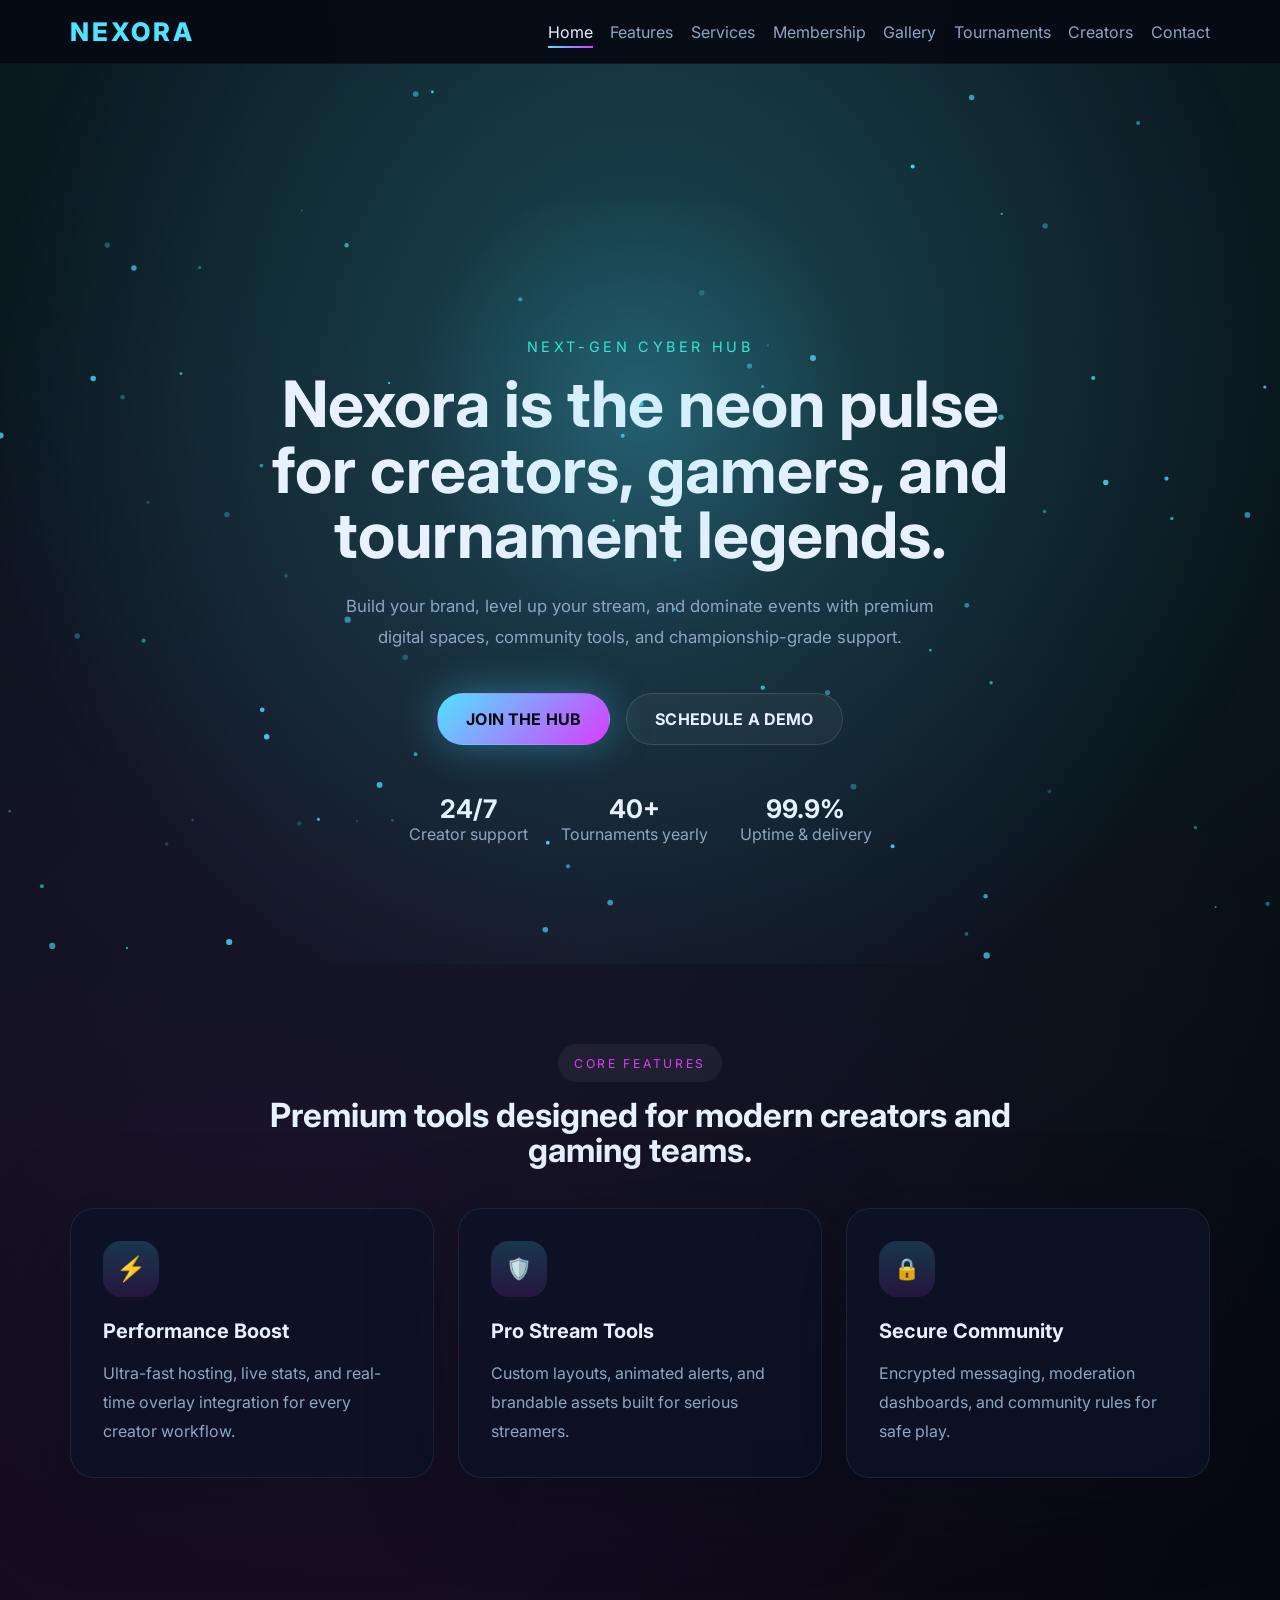
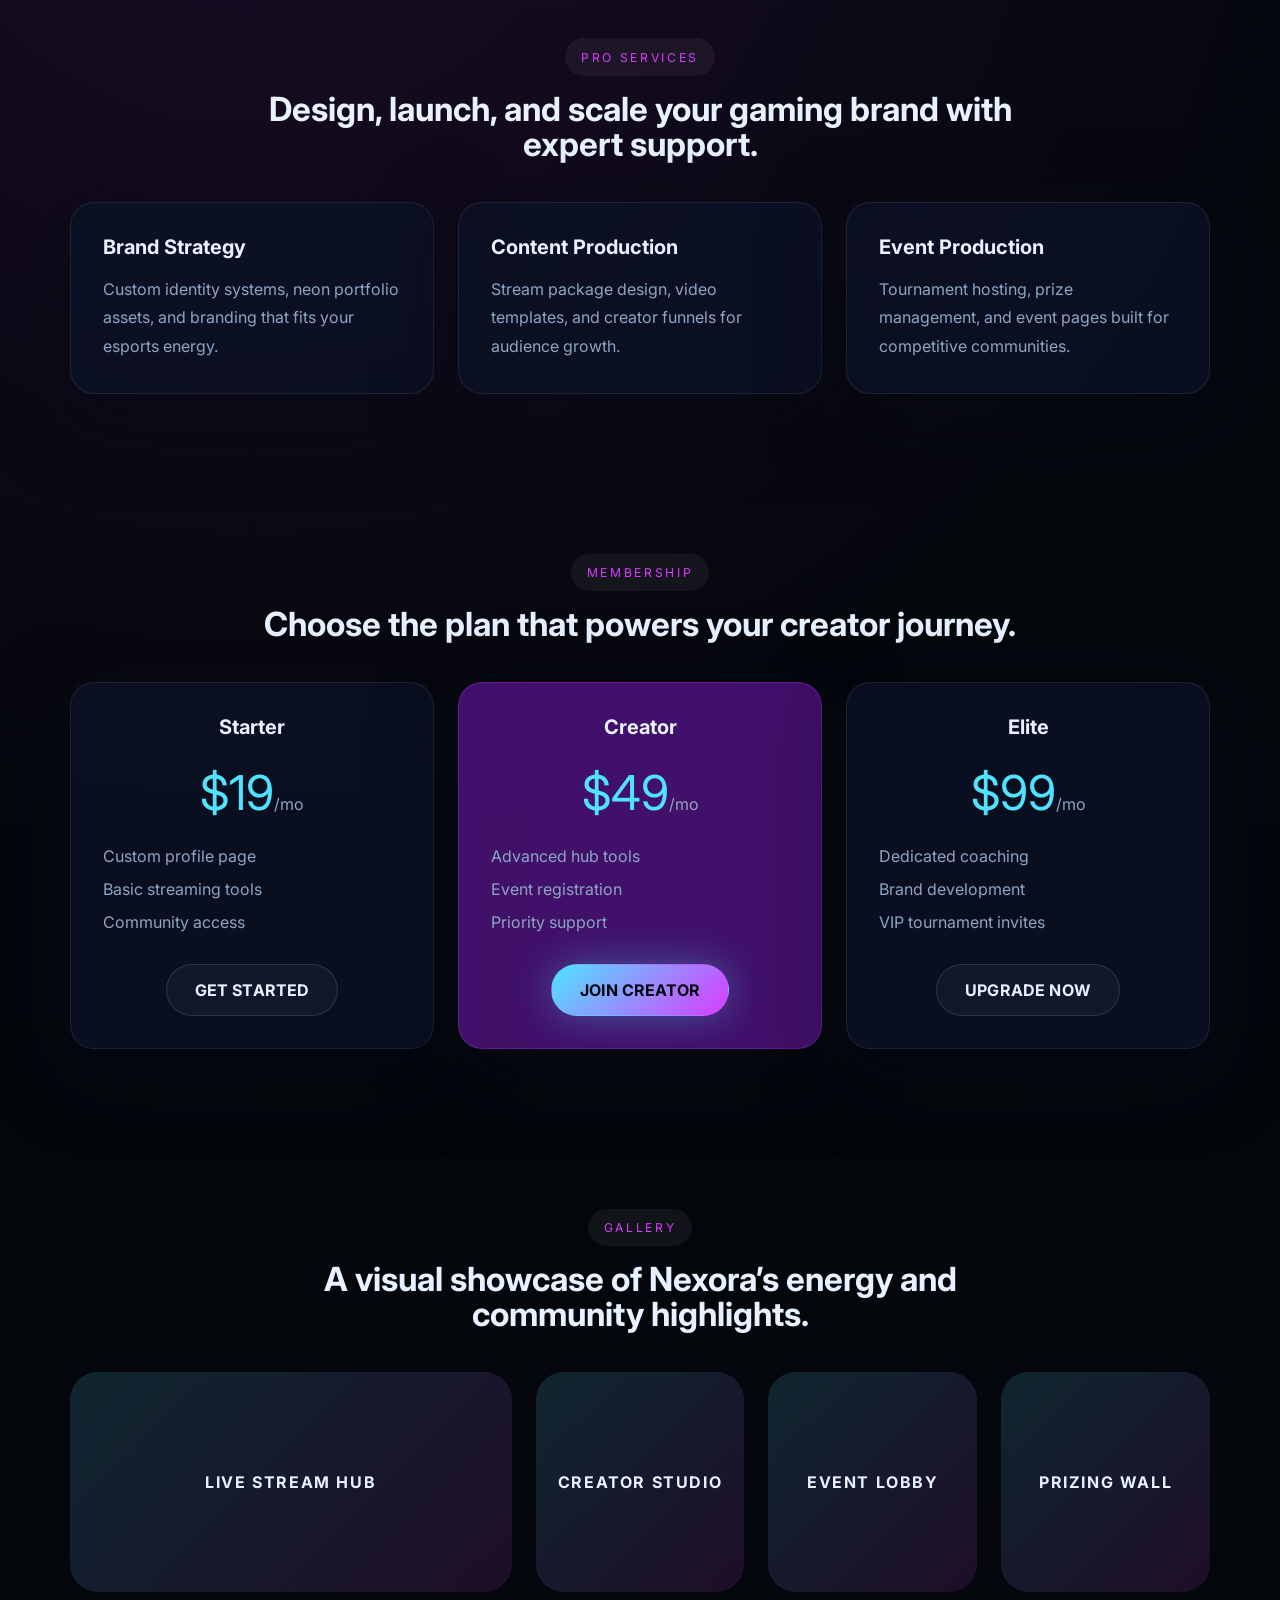
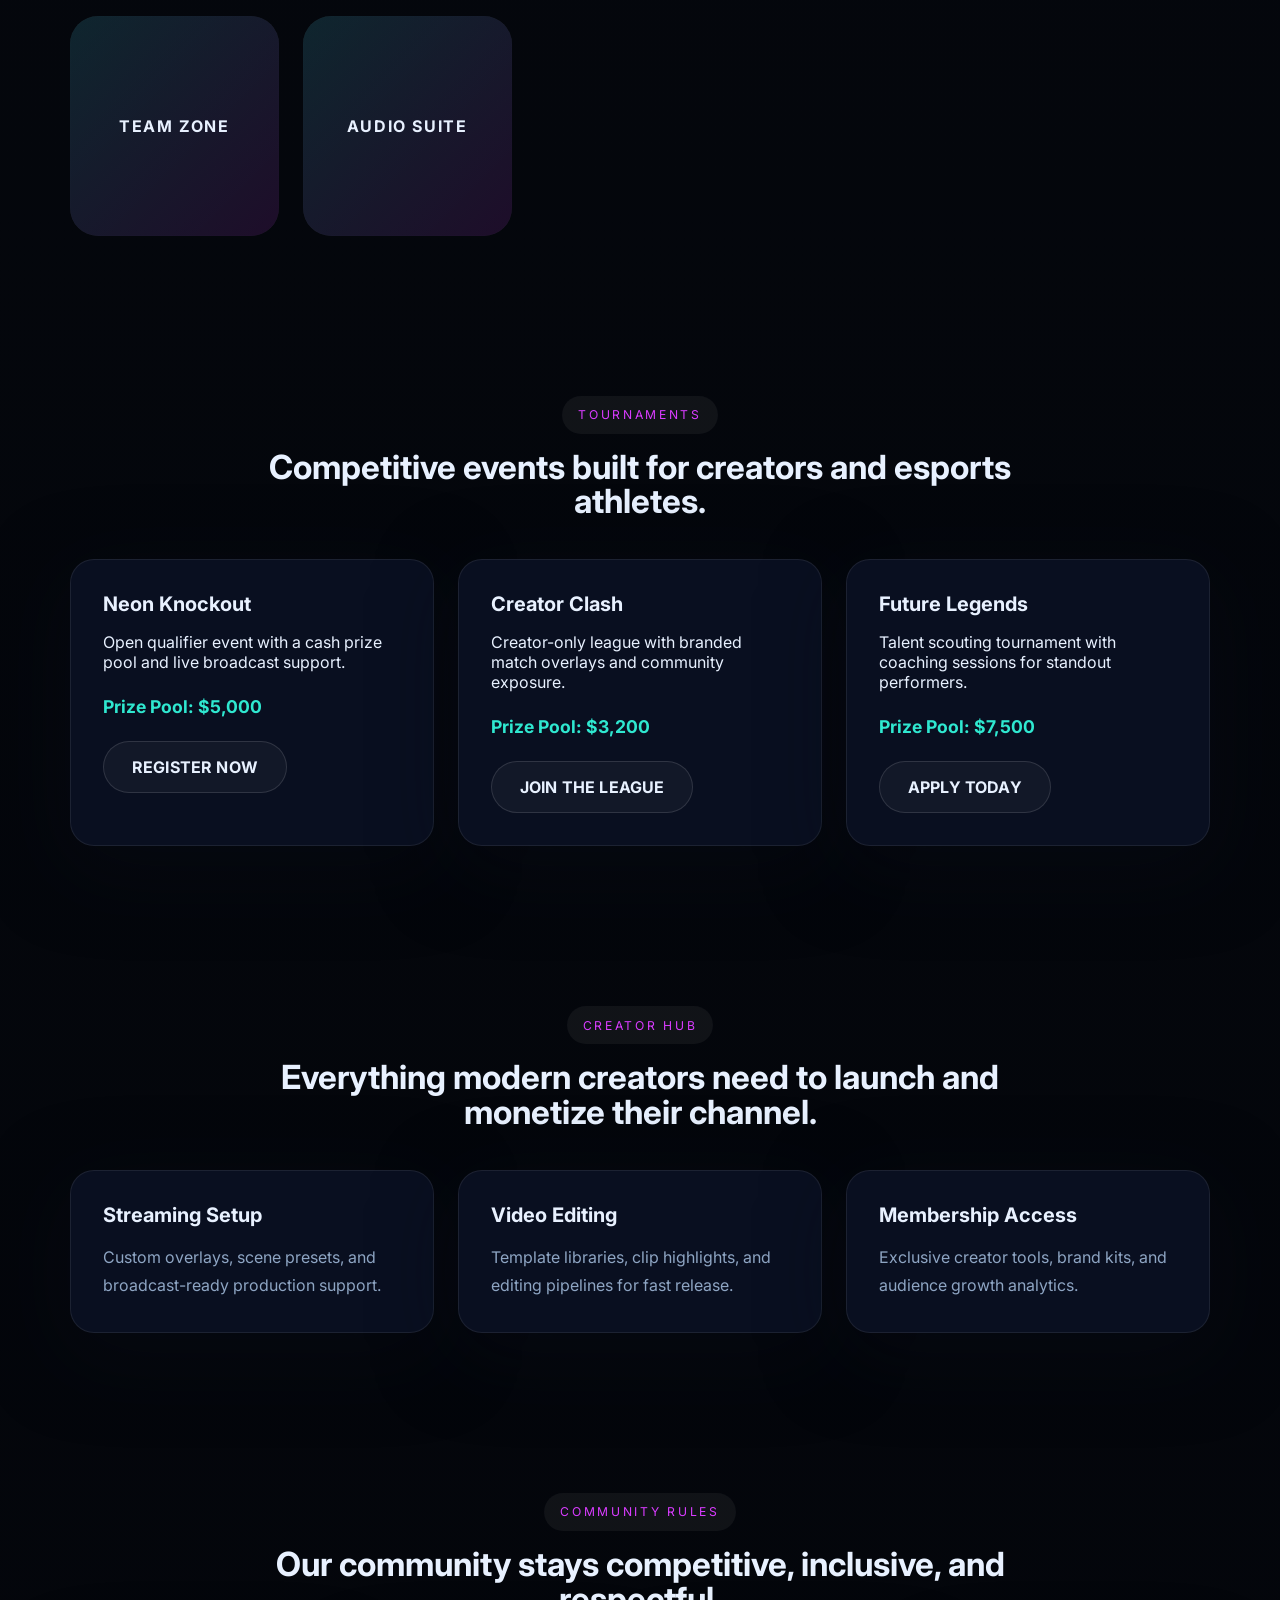
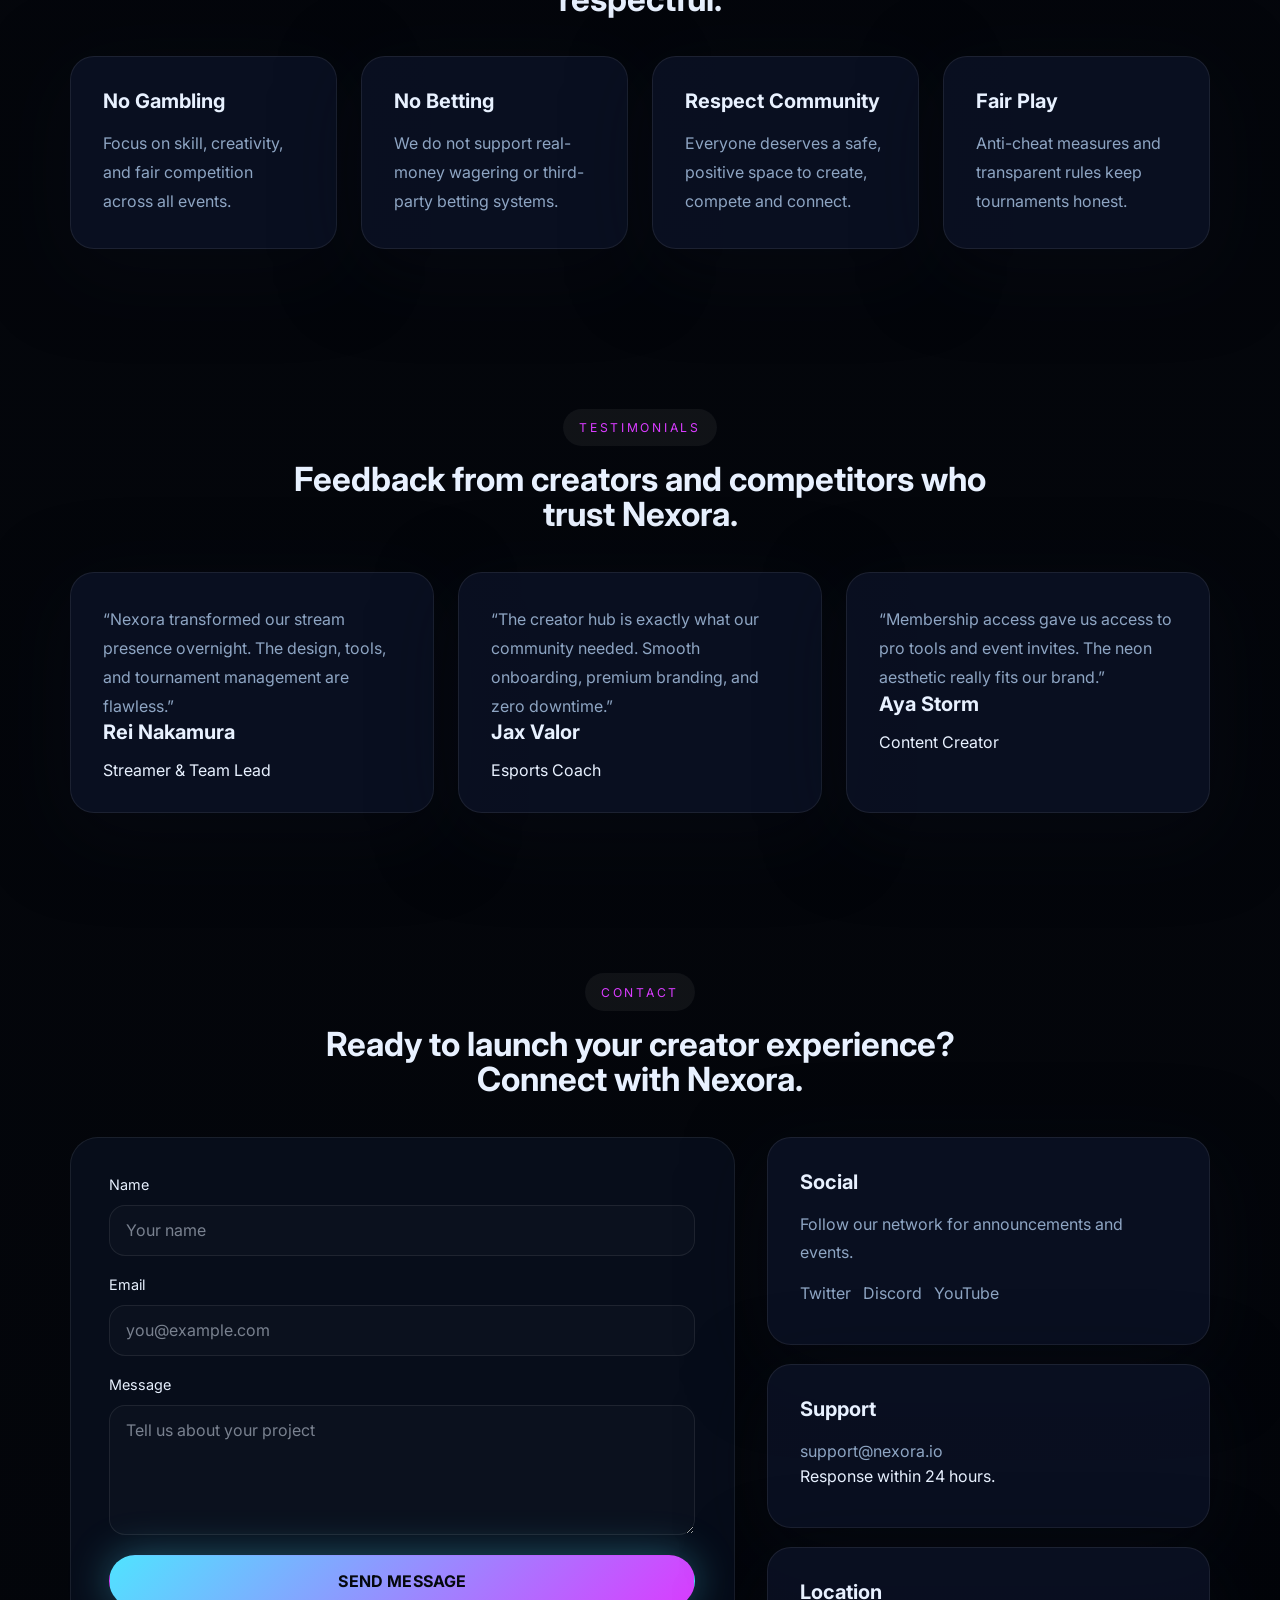
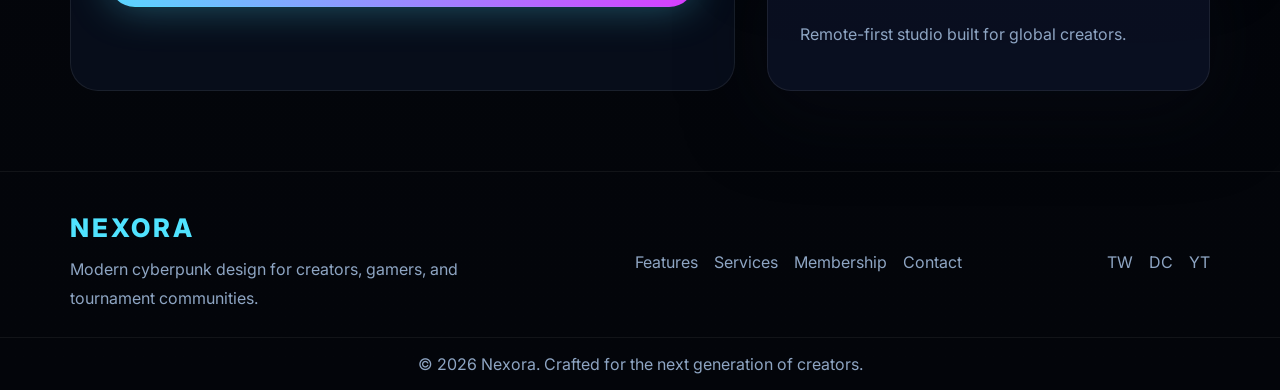
<file: index.html>
<!DOCTYPE html>
<html lang="en">

<head>
    <meta charset="UTF-8" />
    <meta name="viewport" content="width=device-width, initial-scale=1.0" />
    <meta name="description" content="Nexora is a cyberpunk creator and gaming hub for streamers, competitive communities, and tournament organizers." />
    <title>Nexora | Cyberpunk Creator & Gaming Hub</title>
    <link rel="preconnect" href="https://fonts.googleapis.com" />
    <link rel="preconnect" href="https://fonts.gstatic.com" crossorigin />
    <link href="https://fonts.googleapis.com/css2?family=Inter:wght@400;500;600;700;800&display=swap" rel="stylesheet" />
    <link rel="stylesheet" href="style.css" />
</head>

<body>
    <header class="site-header">
        <nav class="navbar container" aria-label="Main Navigation">
            <a class="brand" href="#home">Nexora</a>
            <button class="nav-toggle" type="button" aria-label="Toggle navigation" aria-expanded="false">
                <span></span>
                <span></span>
                <span></span>
            </button>
            <div class="nav-links">
                <a href="#home" class="nav-link active">Home</a>
                <a href="#features" class="nav-link">Features</a>
                <a href="#services" class="nav-link">Services</a>
                <a href="#membership" class="nav-link">Membership</a>
                <a href="#gallery" class="nav-link">Gallery</a>
                <a href="#tournaments" class="nav-link">Tournaments</a>
                <a href="#creator-hub" class="nav-link">Creators</a>
                <a href="#contact" class="nav-link">Contact</a>
            </div>
        </nav>
    </header>

    <main>
        <section id="home" class="hero-section">
            <canvas id="heroCanvas" class="hero-canvas" aria-hidden="true"></canvas>
            <div class="hero-content container">
                <p class="eyebrow reveal">Next-gen Cyber Hub</p>
                <h1 class="hero-title reveal">Nexora is the neon pulse for creators, gamers, and tournament legends.</h1>
                <p class="hero-description reveal">Build your brand, level up your stream, and dominate events with premium digital spaces, community tools, and championship-grade support.</p>
                <div class="hero-actions reveal">
                    <a href="#membership" class="btn btn-primary">Join the Hub</a>
                    <a href="#contact" class="btn btn-secondary">Schedule a Demo</a>
                </div>
                <div class="hero-stats reveal">
                    <div>
                        <strong>24/7</strong>
                        <span>Creator support</span>
                    </div>
                    <div>
                        <strong>40+</strong>
                        <span>Tournaments yearly</span>
                    </div>
                    <div>
                        <strong>99.9%</strong>
                        <span>Uptime & delivery</span>
                    </div>
                </div>
            </div>
        </section>

        <section id="features" class="section">
            <div class="container section-heading reveal">
                <span class="section-label">Core Features</span>
                <h2>Premium tools designed for modern creators and gaming teams.</h2>
            </div>
            <div class="feature-grid container">
                <article class="feature-card reveal">
                    <span class="icon icon-speed" aria-hidden="true"></span>
                    <h3>Performance Boost</h3>
                    <p>Ultra-fast hosting, live stats, and real-time overlay integration for every creator workflow.</p>
                </article>
                <article class="feature-card reveal">
                    <span class="icon icon-vision" aria-hidden="true"></span>
                    <h3>Pro Stream Tools</h3>
                    <p>Custom layouts, animated alerts, and brandable assets built for serious streamers.</p>
                </article>
                <article class="feature-card reveal">
                    <span class="icon icon-secure" aria-hidden="true"></span>
                    <h3>Secure Community</h3>
                    <p>Encrypted messaging, moderation dashboards, and community rules for safe play.</p>
                </article>
            </div>
        </section>

        <section id="services" class="section">
            <div class="container section-heading reveal">
                <span class="section-label">Pro Services</span>
                <h2>Design, launch, and scale your gaming brand with expert support.</h2>
            </div>
            <div class="services-grid container">
                <article class="service-card reveal">
                    <h3>Brand Strategy</h3>
                    <p>Custom identity systems, neon portfolio assets, and branding that fits your esports energy.</p>
                </article>
                <article class="service-card reveal">
                    <h3>Content Production</h3>
                    <p>Stream package design, video templates, and creator funnels for audience growth.</p>
                </article>
                <article class="service-card reveal">
                    <h3>Event Production</h3>
                    <p>Tournament hosting, prize management, and event pages built for competitive communities.</p>
                </article>
            </div>
        </section>

        <section id="membership" class="section">
            <div class="container section-heading reveal">
                <span class="section-label">Membership</span>
                <h2>Choose the plan that powers your creator journey.</h2>
            </div>
            <div class="pricing-grid container">
                <article class="pricing-card reveal">
                    <h3>Starter</h3>
                    <p class="price">$19<span>/mo</span></p>
                    <ul>
                        <li>Custom profile page</li>
                        <li>Basic streaming tools</li>
                        <li>Community access</li>
                    </ul>
                    <a href="#contact" class="btn btn-outline">Get Started</a>
                </article>
                <article class="pricing-card pricing-card-highlight reveal">
                    <h3>Creator</h3>
                    <p class="price">$49<span>/mo</span></p>
                    <ul>
                        <li>Advanced hub tools</li>
                        <li>Event registration</li>
                        <li>Priority support</li>
                    </ul>
                    <a href="#contact" class="btn btn-primary">Join Creator</a>
                </article>
                <article class="pricing-card reveal">
                    <h3>Elite</h3>
                    <p class="price">$99<span>/mo</span></p>
                    <ul>
                        <li>Dedicated coaching</li>
                        <li>Brand development</li>
                        <li>VIP tournament invites</li>
                    </ul>
                    <a href="#contact" class="btn btn-outline">Upgrade Now</a>
                </article>
            </div>
        </section>

        <section id="gallery" class="section">
            <div class="container section-heading reveal">
                <span class="section-label">Gallery</span>
                <h2>A visual showcase of Nexora’s energy and community highlights.</h2>
            </div>
            <div class="gallery-grid container">
                <div class="gallery-card reveal gallery-card-large">Live Stream Hub</div>
                <div class="gallery-card reveal">Creator Studio</div>
                <div class="gallery-card reveal">Event Lobby</div>
                <div class="gallery-card reveal">Prizing Wall</div>
                <div class="gallery-card reveal">Team Zone</div>
                <div class="gallery-card reveal">Audio Suite</div>
            </div>
        </section>

        <section id="tournaments" class="section">
            <div class="container section-heading reveal">
                <span class="section-label">Tournaments</span>
                <h2>Competitive events built for creators and esports athletes.</h2>
            </div>
            <div class="tournament-grid container">
                <article class="tournament-card reveal">
                    <h3>Neon Knockout</h3>
                    <p>Open qualifier event with a cash prize pool and live broadcast support.</p>
                    <div class="prize">Prize Pool: $5,000</div>
                    <a href="#contact" class="btn btn-secondary">Register Now</a>
                </article>
                <article class="tournament-card reveal">
                    <h3>Creator Clash</h3>
                    <p>Creator-only league with branded match overlays and community exposure.</p>
                    <div class="prize">Prize Pool: $3,200</div>
                    <a href="#contact" class="btn btn-secondary">Join the League</a>
                </article>
                <article class="tournament-card reveal">
                    <h3>Future Legends</h3>
                    <p>Talent scouting tournament with coaching sessions for standout performers.</p>
                    <div class="prize">Prize Pool: $7,500</div>
                    <a href="#contact" class="btn btn-secondary">Apply Today</a>
                </article>
            </div>
        </section>

        <section id="creator-hub" class="section">
            <div class="container section-heading reveal">
                <span class="section-label">Creator Hub</span>
                <h2>Everything modern creators need to launch and monetize their channel.</h2>
            </div>
            <div class="creator-grid container">
                <article class="creator-card reveal">
                    <h3>Streaming Setup</h3>
                    <p>Custom overlays, scene presets, and broadcast-ready production support.</p>
                </article>
                <article class="creator-card reveal">
                    <h3>Video Editing</h3>
                    <p>Template libraries, clip highlights, and editing pipelines for fast release.</p>
                </article>
                <article class="creator-card reveal">
                    <h3>Membership Access</h3>
                    <p>Exclusive creator tools, brand kits, and audience growth analytics.</p>
                </article>
            </div>
        </section>

        <section class="section community-section reveal">
            <div class="container">
                <div class="section-heading">
                    <span class="section-label">Community Rules</span>
                    <h2>Our community stays competitive, inclusive, and respectful.</h2>
                </div>
                <div class="rules-grid">
                    <article class="rule-card">
                        <h4>No Gambling</h4>
                        <p>Focus on skill, creativity, and fair competition across all events.</p>
                    </article>
                    <article class="rule-card">
                        <h4>No Betting</h4>
                        <p>We do not support real-money wagering or third-party betting systems.</p>
                    </article>
                    <article class="rule-card">
                        <h4>Respect Community</h4>
                        <p>Everyone deserves a safe, positive space to create, compete and connect.</p>
                    </article>
                    <article class="rule-card">
                        <h4>Fair Play</h4>
                        <p>Anti-cheat measures and transparent rules keep tournaments honest.</p>
                    </article>
                </div>
            </div>
        </section>

        <section class="section testimonials-section">
            <div class="container section-heading reveal">
                <span class="section-label">Testimonials</span>
                <h2>Feedback from creators and competitors who trust Nexora.</h2>
            </div>
            <div class="testimonials-grid container">
                <article class="testimonial-card reveal">
                    <p>“Nexora transformed our stream presence overnight. The design, tools, and tournament management are flawless.”</p>
                    <h4>Rei Nakamura</h4>
                    <span>Streamer & Team Lead</span>
                </article>
                <article class="testimonial-card reveal">
                    <p>“The creator hub is exactly what our community needed. Smooth onboarding, premium branding, and zero downtime.”</p>
                    <h4>Jax Valor</h4>
                    <span>Esports Coach</span>
                </article>
                <article class="testimonial-card reveal">
                    <p>“Membership access gave us access to pro tools and event invites. The neon aesthetic really fits our brand.”</p>
                    <h4>Aya Storm</h4>
                    <span>Content Creator</span>
                </article>
            </div>
        </section>

        <section id="contact" class="section contact-section">
            <div class="container section-heading reveal">
                <span class="section-label">Contact</span>
                <h2>Ready to launch your creator experience? Connect with Nexora.</h2>
            </div>
            <div class="contact-grid container reveal">
                <form id="contactForm" class="contact-form" novalidate>
                    <div class="form-row">
                        <label for="name">Name</label>
                        <input type="text" id="name" name="name" placeholder="Your name" required />
                    </div>
                    <div class="form-row">
                        <label for="email">Email</label>
                        <input type="email" id="email" name="email" placeholder="you@example.com" required />
                    </div>
                    <div class="form-row">
                        <label for="message">Message</label>
                        <textarea id="message" name="message" rows="5" placeholder="Tell us about your project" required></textarea>
                    </div>
                    <button type="submit" class="btn btn-primary">Send Message</button>
                    <p class="form-status" id="formStatus" aria-live="polite"></p>
                </form>

                <div class="contact-info">
                    <div class="contact-card">
                        <h3>Social</h3>
                        <p>Follow our network for announcements and events.</p>
                        <div class="social-links">
                            <a href="#">Twitter</a>
                            <a href="#">Discord</a>
                            <a href="#">YouTube</a>
                        </div>
                    </div>
                    <div class="contact-card">
                        <h3>Support</h3>
                        <p>support@nexora.io</p>
                        <span>Response within 24 hours.</span>
                    </div>
                    <div class="contact-card">
                        <h3>Location</h3>
                        <p>Remote-first studio built for global creators.</p>
                    </div>
                </div>
            </div>
        </section>
    </main>

    <footer class="site-footer">
        <div class="container footer-grid">
            <div>
                <a class="footer-brand" href="#home">Nexora</a>
                <p>Modern cyberpunk design for creators, gamers, and tournament communities.</p>
            </div>
            <div class="footer-links">
                <a href="#features">Features</a>
                <a href="#services">Services</a>
                <a href="#membership">Membership</a>
                <a href="#contact">Contact</a>
            </div>
            <div class="footer-social">
                <a href="#">TW</a>
                <a href="#">DC</a>
                <a href="#">YT</a>
            </div>
        </div>
        <div class="footer-copy">
            <span>© 2026 Nexora. Crafted for the next generation of creators.</span>
        </div>
    </footer>

    <script src="script.js" defer></script>
</body>

</html>
</file>
<file: style.css>
﻿:root {
    --bg: #05080e;
    --surface: rgba(11, 16, 32, 0.86);
    --surface-strong: rgba(15, 25, 44, 0.96);
    --text: #e8f1ff;
    --muted: #8ea5c3;
    --neon-blue: #50e3ff;
    --neon-magenta: #d93cff;
    --neon-purple: #8f5eff;
    --neon-cyan: #2fe8d0;
    --shadow: 0 20px 80px rgba(8, 12, 22, 0.5);
    --border: rgba(255, 255, 255, 0.08);
    --radius: 24px;
    --transition: 0.35s ease;
}

* {
    box-sizing: border-box;
}

html {
    scroll-behavior: smooth;
}

body {
    margin: 0;
    min-height: 100vh;
    font-family: 'Inter', sans-serif;
    color: var(--text);
    background: radial-gradient(circle at top, rgba(80, 227, 255, 0.12), transparent 24%),
        radial-gradient(circle at 20% 20%, rgba(217, 60, 255, 0.1), transparent 20%),
        linear-gradient(180deg, #05080e 0%, #03050a 100%);
}

a {
    color: inherit;
    text-decoration: none;
}

button,
input,
textarea {
    font: inherit;
}

img {
    max-width: 100%;
    display: block;
}

.container {
    width: min(1140px, calc(100% - 40px));
    margin: 0 auto;
}

.site-header {
    position: sticky;
    top: 0;
    z-index: 30;
    backdrop-filter: blur(18px);
    background: rgba(4, 8, 18, 0.8);
    border-bottom: 1px solid rgba(255, 255, 255, 0.04);
}

.navbar {
    display: flex;
    align-items: center;
    justify-content: space-between;
    gap: 1rem;
    padding: 1rem 0;
    position: relative;
}

.brand,
.footer-brand {
    font-size: 1.6rem;
    font-weight: 800;
    letter-spacing: 0.12em;
    text-transform: uppercase;
    color: var(--neon-blue);
}

.nav-links {
    display: flex;
    gap: 1.1rem;
    align-items: center;
}

.nav-link {
    position: relative;
    color: var(--muted);
    transition: color var(--transition);
}

.nav-link:hover,
.nav-link.active {
    color: var(--text);
}

.nav-link::after {
    content: '';
    position: absolute;
    left: 0;
    bottom: -6px;
    width: 0;
    height: 2px;
    background: linear-gradient(90deg, var(--neon-blue), var(--neon-magenta));
    transition: width var(--transition);
}

.nav-link:hover::after,
.nav-link.active::after {
    width: 100%;
}

.nav-toggle {
    display: none;
    width: 42px;
    height: 42px;
    border: 1px solid rgba(255, 255, 255, 0.12);
    border-radius: 16px;
    background: rgba(12, 18, 38, 0.75);
    color: var(--text);
    cursor: pointer;
    align-items: center;
    justify-content: center;
    flex-direction: column;
}

.nav-toggle span {
    display: block;
    width: 18px;
    height: 2px;
    background: var(--text);
    margin: 4px 0;
    border-radius: 999px;
}

.hero-section {
    position: relative;
    min-height: 100vh;
    display: grid;
    place-items: center;
    padding: 140px 0 80px;
    overflow: hidden;
}

.hero-canvas {
    position: absolute;
    inset: 0;
    width: 100%;
    height: 100%;
    z-index: 0;
    display: block;
}

.hero-content {
    position: relative;
    z-index: 1;
    max-width: 760px;
    text-align: center;
    padding: 120px 0 40px;
}

.hero-content::after {
    content: '';
    position: absolute;
    inset: 0;
    background: radial-gradient(circle at 50% 30%, rgba(80, 227, 255, 0.16), transparent 38%);
    pointer-events: none;
}

.eyebrow {
    display: inline-block;
    margin-bottom: 1rem;
    font-size: 0.9rem;
    letter-spacing: 0.25em;
    text-transform: uppercase;
    color: var(--neon-cyan);
}

.hero-title {
    font-size: clamp(2.8rem, 5vw, 4.8rem);
    line-height: 1.02;
    margin: 0;
}

.hero-description {
    margin: 1.5rem auto 2.5rem;
    max-width: 620px;
    color: var(--muted);
    font-size: 1.05rem;
    line-height: 1.85;
}

.hero-actions {
    display: flex;
    gap: 1rem;
    justify-content: center;
    flex-wrap: wrap;
}

.btn {
    display: inline-flex;
    align-items: center;
    justify-content: center;
    min-height: 52px;
    padding: 0 28px;
    border-radius: 999px;
    border: 1px solid transparent;
    transition: transform var(--transition), box-shadow var(--transition), background var(--transition), color var(--transition);
    font-weight: 700;
    letter-spacing: 0.01em;
    text-transform: uppercase;
    cursor: pointer;
}

.btn-primary {
    background: linear-gradient(135deg, var(--neon-blue), var(--neon-magenta));
    color: #05080e;
    box-shadow: 0 0 40px rgba(80, 227, 255, 0.35);
}

.btn-secondary,
.btn-outline {
    background: rgba(255, 255, 255, 0.04);
    color: var(--text);
    border-color: rgba(255, 255, 255, 0.12);
}

.btn:hover {
    transform: translateY(-2px);
}

.hero-stats {
    margin-top: 3rem;
    display: flex;
    justify-content: center;
    gap: 2rem;
    flex-wrap: wrap;
}

.hero-stats div {
    min-width: 120px;
    color: var(--muted);
}

.hero-stats strong {
    display: block;
    font-size: 1.6rem;
    color: var(--text);
}

.section {
    position: relative;
    padding: 80px 0;
}

.section-heading {
    text-align: center;
    margin-bottom: 2.5rem;
}

.section-label {
    display: inline-flex;
    margin-bottom: 1rem;
    padding: 0.7rem 1rem;
    border-radius: 999px;
    text-transform: uppercase;
    letter-spacing: 0.22em;
    font-size: 0.76rem;
    background: rgba(255, 255, 255, 0.05);
    color: var(--neon-magenta);
}

.section h2 {
    font-size: clamp(2rem, 2.6vw, 3.2rem);
    line-height: 1.05;
    max-width: 760px;
    margin: 0 auto;
}

.feature-grid,
.services-grid,
.pricing-grid,
.tournament-grid,
.creator-grid,
.testimonials-grid,
.rules-grid,
.gallery-grid,
.contact-grid {
    display: grid;
    gap: 1.5rem;
}

.feature-grid,
.services-grid,
.tournament-grid,
.creator-grid,
.testimonials-grid,
.rules-grid {
    grid-template-columns: repeat(auto-fit, minmax(250px, 1fr));
}

.feature-card,
.service-card,
.pricing-card,
.tournament-card,
.creator-card,
.testimonial-card,
.rule-card,
.contact-card {
    border: 1px solid rgba(255, 255, 255, 0.08);
    background: rgba(12, 18, 38, 0.8);
    border-radius: var(--radius);
    box-shadow: var(--shadow);
    padding: 2rem;
    position: relative;
    overflow: hidden;
    transition: transform var(--transition), border-color var(--transition), box-shadow var(--transition);
}

.feature-card:hover,
.service-card:hover,
.pricing-card:hover,
.tournament-card:hover,
.creator-card:hover,
.testimonial-card:hover,
.rule-card:hover,
.contact-card:hover {
    transform: translateY(-8px);
    border-color: rgba(80, 227, 255, 0.18);
    box-shadow: 0 28px 90px rgba(80, 227, 255, 0.18);
}

.feature-card::before,
.service-card::before,
.pricing-card::before,
.tournament-card::before,
.creator-card::before,
.testimonial-card::before,
.rule-card::before,
.contact-card::before {
    content: '';
    position: absolute;
    inset: 0;
    opacity: 0;
    background: linear-gradient(135deg, rgba(80, 227, 255, 0.16), transparent 40%);
    pointer-events: none;
    transition: opacity var(--transition);
}

.feature-card:hover::before,
.service-card:hover::before,
.pricing-card:hover::before,
.tournament-card:hover::before,
.creator-card:hover::before,
.testimonial-card:hover::before,
.rule-card:hover::before,
.contact-card:hover::before {
    opacity: 1;
}

.icon {
    display: inline-flex;
    align-items: center;
    justify-content: center;
    width: 56px;
    height: 56px;
    margin-bottom: 1.4rem;
    border-radius: 18px;
    background: linear-gradient(180deg, rgba(80, 227, 255, 0.18), rgba(217, 60, 255, 0.12));
}

.icon-speed::before {
    content: '⚡';
    font-size: 1.5rem;
}

.icon-vision::before {
    content: '🛡️';
    font-size: 1.3rem;
}

.icon-secure::before {
    content: '🔒';
    font-size: 1.3rem;
}

.feature-card h3,
.service-card h3,
.creator-card h3,
.pricing-card h3,
.tournament-card h3,
.testimonial-card h4,
.rule-card h4,
.contact-card h3 {
    margin: 0 0 1rem;
    font-size: 1.25rem;
}

.feature-card p,
.service-card p,
.creator-card p,
.testimonial-card p,
.rule-card p,
.contact-card p {
    margin: 0;
    color: var(--muted);
    line-height: 1.8;
}

.pricing-grid {
    grid-template-columns: repeat(auto-fit, minmax(250px, 1fr));
}

.pricing-card {
    text-align: center;
}

.pricing-card-highlight {
    background: rgba(71, 18, 114, 0.92);
    border-color: rgba(217, 60, 255, 0.22);
}

.pricing-card .price {
    font-size: 3rem;
    margin: 1.5rem 0;
    color: var(--neon-blue);
}

.pricing-card .price span {
    font-size: 1rem;
    color: var(--muted);
}

.pricing-card ul {
    list-style: none;
    padding: 0;
    margin: 1.5rem 0 2rem;
    text-align: left;
    color: var(--muted);
}

.pricing-card li {
    margin-bottom: 0.8rem;
}

.gallery-grid {
    grid-template-columns: repeat(auto-fit, minmax(180px, 1fr));
}

.gallery-card {
    min-height: 220px;
    border-radius: 28px;
    display: grid;
    place-items: center;
    background: linear-gradient(135deg, rgba(80, 227, 255, 0.14), rgba(217, 60, 255, 0.12));
    text-transform: uppercase;
    font-weight: 700;
    letter-spacing: 0.1em;
    box-shadow: inset 0 0 1px rgba(255, 255, 255, 0.08);
    text-align: center;
    padding: 1rem;
}

.gallery-card-large {
    grid-column: span 2;
}

.tournament-card .prize {
    margin: 1.5rem 0;
    font-size: 1.1rem;
    font-weight: 700;
    color: var(--neon-cyan);
}

.creator-grid {
    grid-template-columns: repeat(auto-fit, minmax(220px, 1fr));
}

.contact-grid {
    grid-template-columns: 1.35fr 0.9fr;
    gap: 2rem;
}

.contact-form {
    display: grid;
    gap: 1.25rem;
    padding: 2.4rem;
    border-radius: 28px;
    background: rgba(8, 14, 28, 0.94);
    border: 1px solid rgba(255, 255, 255, 0.08);
}

.form-row {
    display: grid;
    gap: 0.75rem;
}

label {
    font-size: 0.9rem;
    color: var(--text);
}

input,
textarea {
    width: 100%;
    padding: 0.9rem 1rem;
    border: 1px solid rgba(255, 255, 255, 0.08);
    border-radius: 16px;
    background: rgba(255, 255, 255, 0.02);
    color: var(--text);
    outline: none;
}

input::placeholder,
textarea::placeholder {
    color: rgba(232, 241, 255, 0.5);
}

input:focus,
textarea:focus {
    border-color: rgba(80, 227, 255, 0.6);
    box-shadow: 0 0 0 3px rgba(80, 227, 255, 0.12);
}

.form-status {
    min-height: 24px;
    margin: 0;
    color: var(--neon-cyan);
    font-weight: 600;
}

.contact-info {
    display: grid;
    gap: 1.2rem;
}

.social-links {
    display: flex;
    flex-wrap: wrap;
    gap: 0.75rem;
    margin-top: 1rem;
}

.social-links a,
.footer-links a,
.footer-social a {
    color: var(--muted);
    transition: color var(--transition);
}

.social-links a:hover,
.footer-links a:hover,
.footer-social a:hover {
    color: var(--text);
}

.site-footer {
    padding: 2.5rem 0 1rem;
    border-top: 1px solid rgba(255, 255, 255, 0.06);
}

.footer-grid {
    display: flex;
    justify-content: space-between;
    gap: 2rem;
    align-items: center;
    flex-wrap: wrap;
}

.footer-brand {
    display: inline-block;
    margin-bottom: 0.8rem;
}

.site-footer p {
    margin: 0;
    color: var(--muted);
    max-width: 420px;
    line-height: 1.8;
}

.footer-links,
.footer-social {
    display: flex;
    gap: 1rem;
    flex-wrap: wrap;
}

.footer-copy {
    text-align: center;
    color: var(--muted);
    margin-top: 1.5rem;
    padding-top: 1rem;
    border-top: 1px solid rgba(255, 255, 255, 0.06);
}

.reveal {
    opacity: 0;
    transform: translateY(30px);
    transition: opacity 0.7s ease, transform 0.7s ease;
}

.reveal.visible {
    opacity: 1;
    transform: translateY(0);
}

@media (max-width: 860px) {
    .nav-toggle {
        display: inline-flex;
    }

    .nav-links {
        position: absolute;
        top: calc(100% + 12px);
        right: 20px;
        left: 20px;
        display: none;
        flex-direction: column;
        align-items: flex-start;
        padding: 1rem;
        border: 1px solid rgba(255, 255, 255, 0.08);
        border-radius: 20px;
        background: rgba(7, 12, 21, 0.96);
        box-shadow: var(--shadow);
    }

    .nav-links.open {
        display: flex;
    }

    .contact-grid {
        grid-template-columns: 1fr;
    }
}

@media (max-width: 640px) {
    .hero-section {
        padding-top: 120px;
    }

    .hero-content {
        padding-top: 80px;
    }

    .hero-title {
        font-size: clamp(2.4rem, 11vw, 3.4rem);
    }

    .section {
        padding: 64px 0;
    }

    .btn {
        width: 100%;
    }

    .hero-actions {
        flex-direction: column;
    }

    .gallery-card-large {
        grid-column: span 1;
    }
}
</file>
